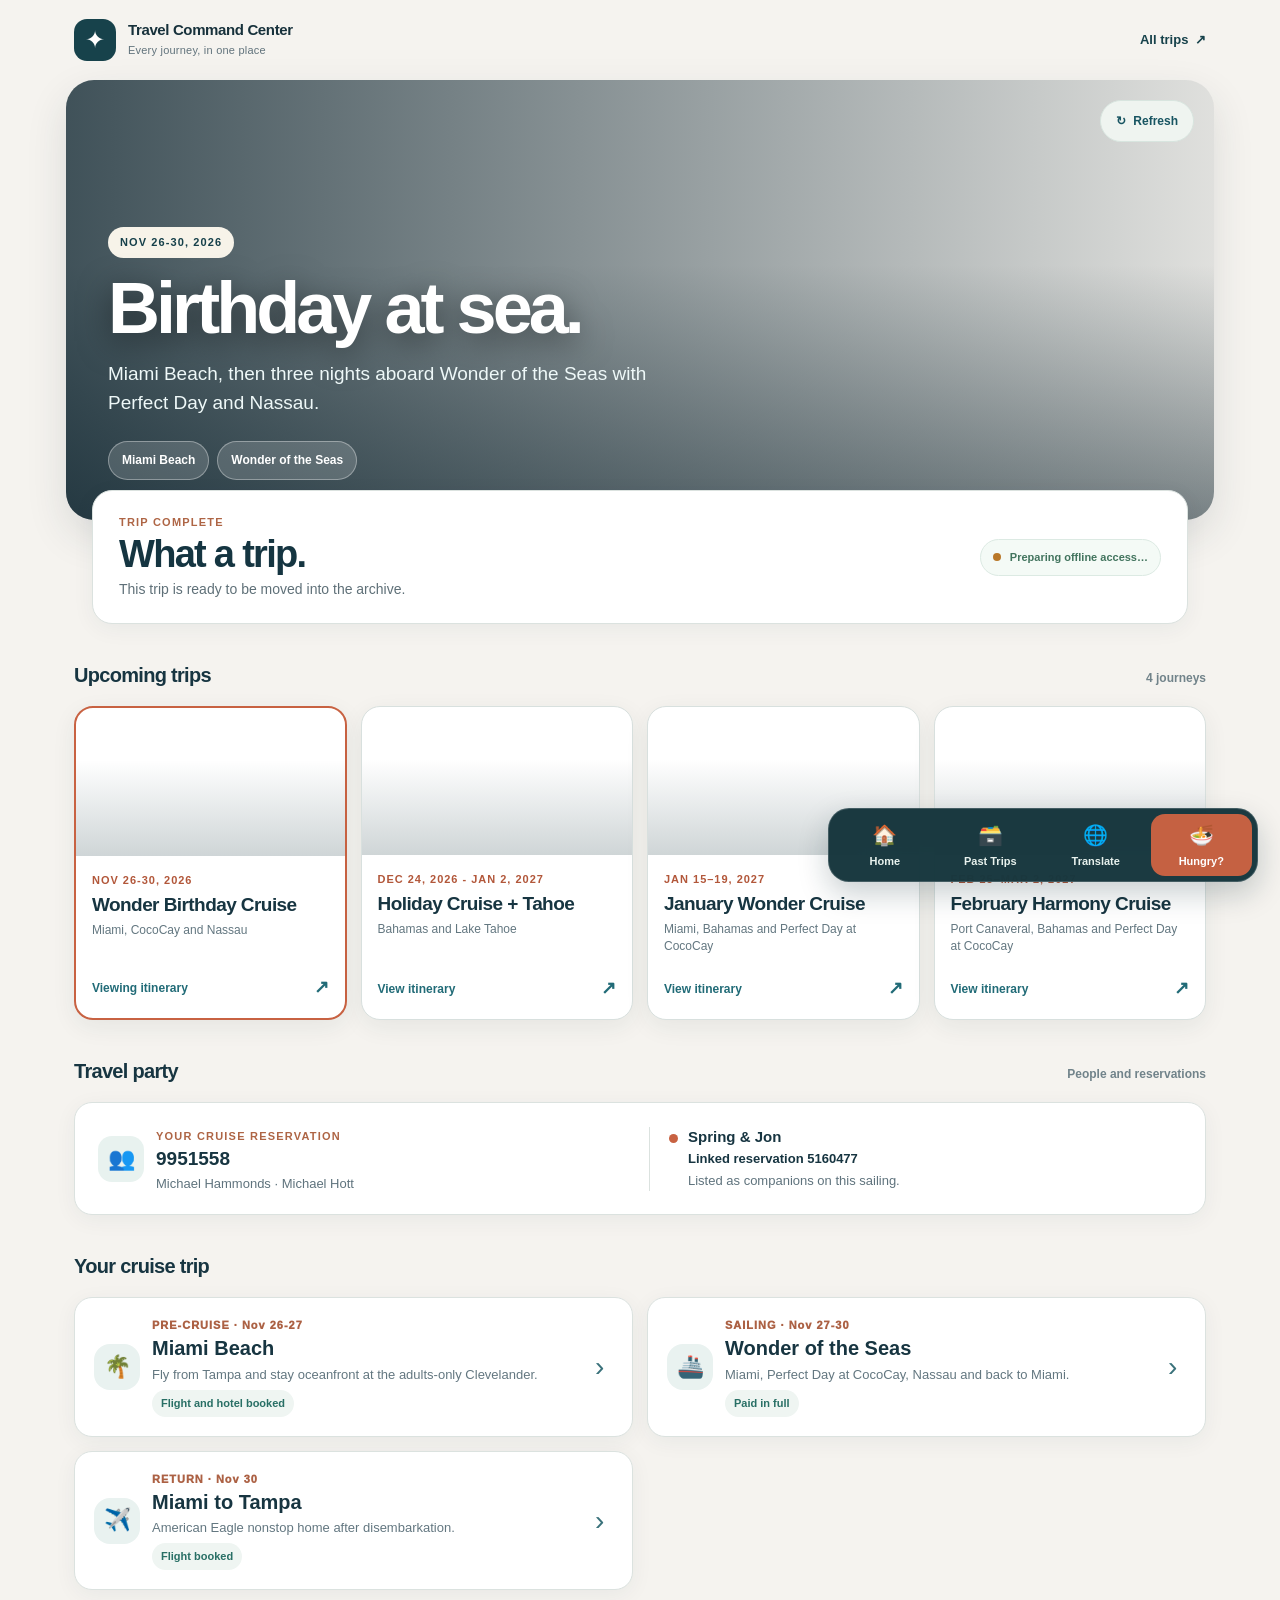
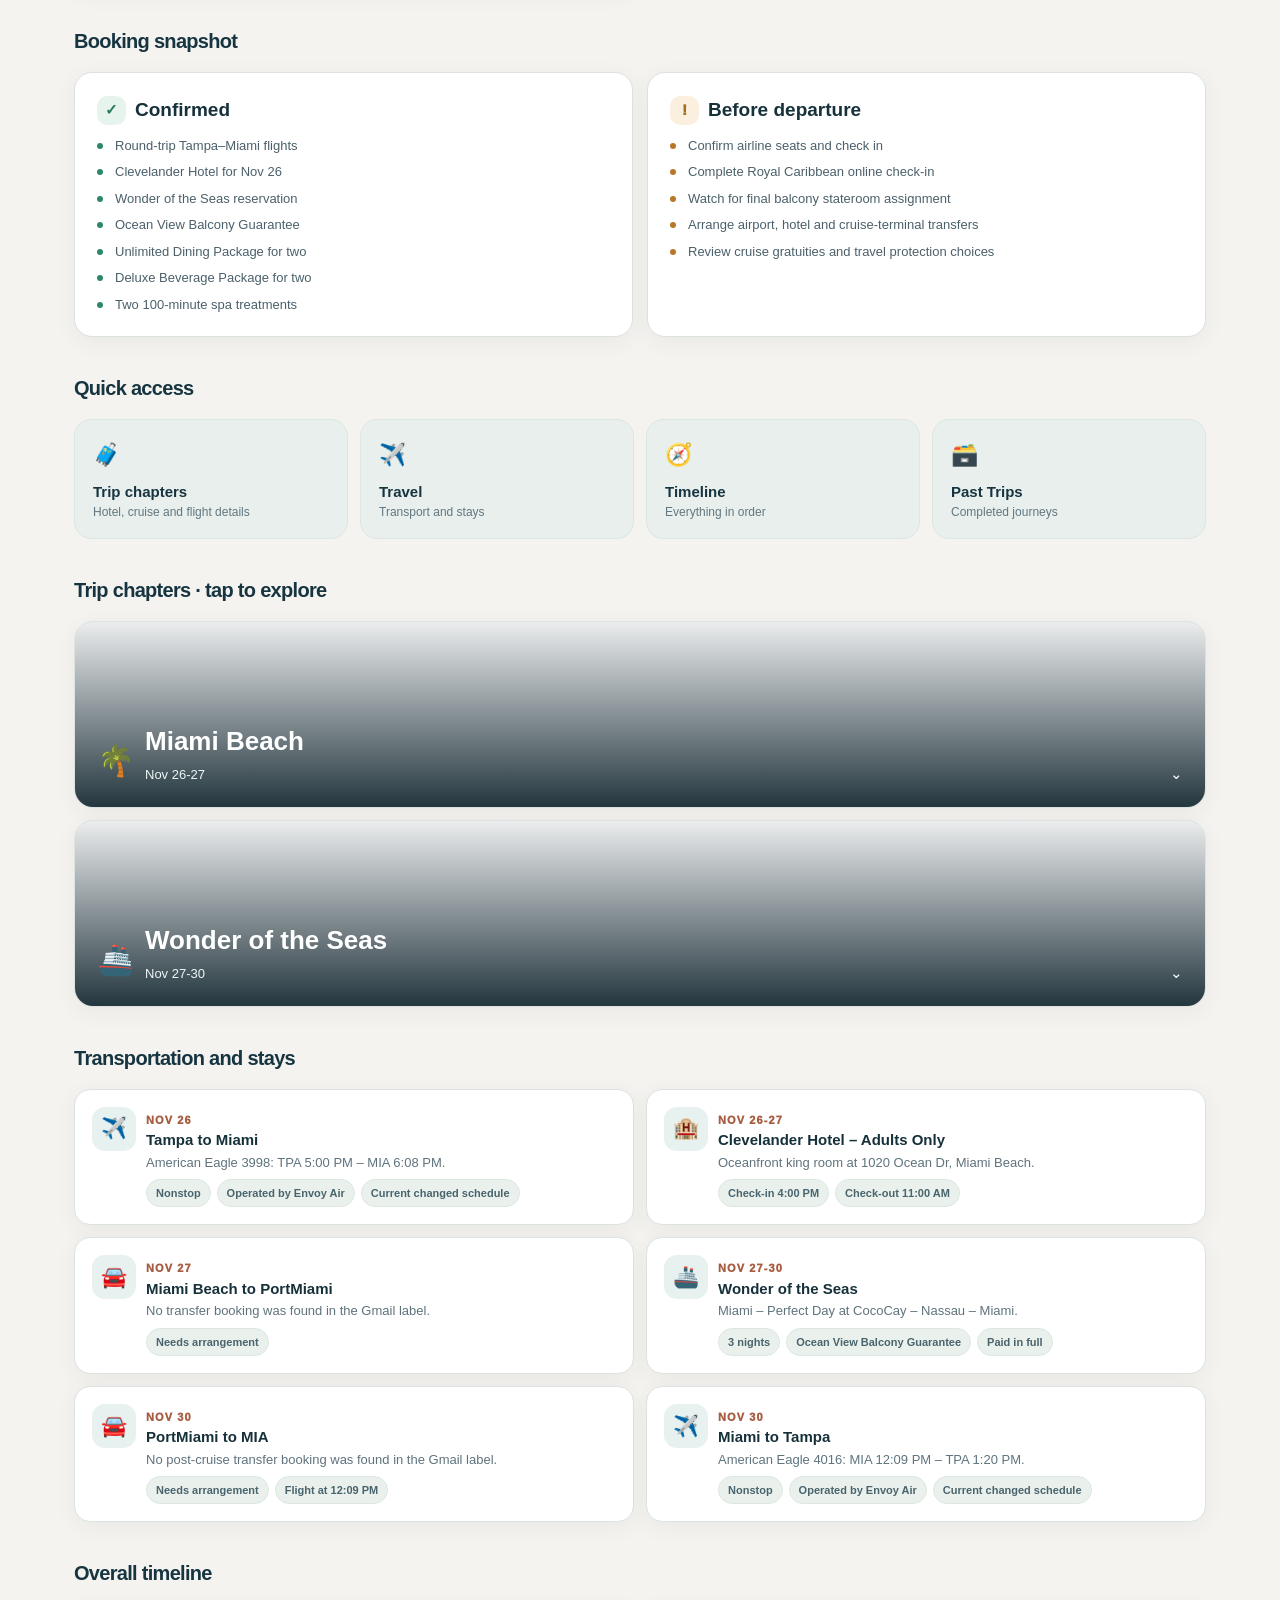
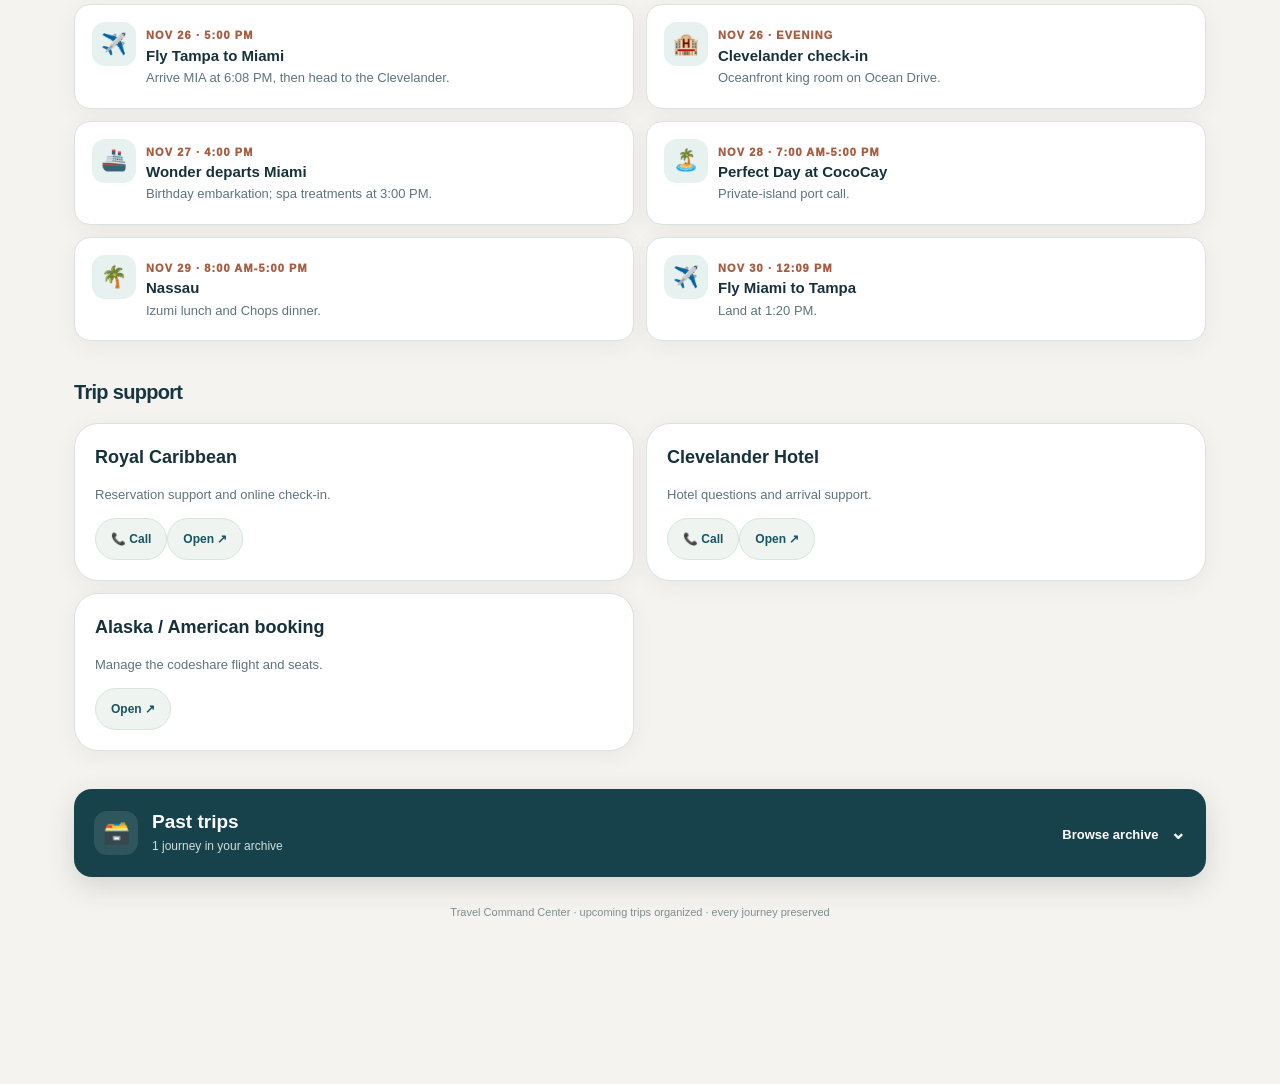
<file: index.html>
<!doctype html>
<html lang="en">
<head>
  <meta charset="utf-8">
  <meta name="viewport" content="width=device-width,initial-scale=1,viewport-fit=cover">
  <meta name="theme-color" content="#07111f">
  <meta name="apple-mobile-web-app-capable" content="yes">
  <meta name="apple-mobile-web-app-status-bar-style" content="black-translucent">
  <title>Travel Command Center</title>
  <link rel="manifest" href="/manifest.webmanifest">
  <link rel="apple-touch-icon" sizes="180x180" href="/app-icon-180.png?v=20260923-6">
  <link rel="stylesheet" href="/app.css?v=20260923-6">
</head>
<body>
  <div id="app" class="app-shell" aria-live="polite">
    <div class="loading-screen"><span>✈️</span><b>Opening Travel Command Center…</b></div>
  </div>
  <script src="/data/trips.js?v=20260923-6"></script>
  <script src="/app.js?v=20260923-6"></script>
</body>
</html>
</file>
<file: app.css>
:root{--bg:#07111f;--panel:#0e1b2d;--panel2:#13253d;--text:#f7fbff;--muted:#9bb0c8;--line:rgba(255,255,255,.1);--accent:#8b5cf6;--accent2:#ec4899;--blue:#49a6ff;--green:#35d4a4;--gold:#ffc95c;--shadow:0 24px 70px rgba(0,0,0,.32);--dock:calc(86px + env(safe-area-inset-bottom,0px))}
*{box-sizing:border-box}html{scroll-behavior:smooth}body{margin:0;min-height:100vh;background:radial-gradient(circle at 50% -10%,#173d6a 0,transparent 31%),linear-gradient(180deg,#07101d,#0a1321 48%,#101827);color:var(--text);font-family:-apple-system,BlinkMacSystemFont,"SF Pro Display","Segoe UI",sans-serif;line-height:1.45;padding-bottom:var(--dock)}button,a{font:inherit}.app-shell{max-width:820px;margin:auto}.loading-screen{min-height:100vh;display:grid;place-content:center;gap:12px;text-align:center;color:var(--muted)}.loading-screen span{font-size:44px}
.hero{min-height:520px;padding:calc(28px + env(safe-area-inset-top,0px)) 20px 30px;display:flex;flex-direction:column;justify-content:flex-end;position:relative;overflow:hidden;background-size:cover;background-position:center;border-radius:0 0 36px 36px;box-shadow:var(--shadow)}.hero:before{content:"";position:absolute;inset:0;background:linear-gradient(180deg,rgba(2,7,17,.1),rgba(3,8,20,.28) 38%,rgba(3,8,19,.95) 100%)}.hero>*{position:relative;z-index:1}.brand-chip{display:inline-flex;align-self:flex-start;padding:7px 10px;border-radius:999px;background:rgba(6,13,26,.58);border:1px solid rgba(255,255,255,.18);backdrop-filter:blur(14px);font-size:9px;font-weight:950;letter-spacing:.15em;text-transform:uppercase}.hero h1{font-size:clamp(44px,12vw,62px);line-height:.93;letter-spacing:-.05em;margin:11px 0 13px;text-shadow:0 8px 32px rgba(0,0,0,.5)}.hero-copy{font-size:15px;color:#dce8f6;max-width:640px;margin:0}.hero-actions{display:flex;gap:8px;flex-wrap:wrap;margin-top:17px}.button{display:inline-flex;align-items:center;justify-content:center;gap:7px;min-height:42px;padding:10px 14px;border:1px solid var(--line);border-radius:999px;background:#ffffff12;color:#fff;text-decoration:none;font-size:11px;font-weight:900;cursor:pointer}.button.primary{background:linear-gradient(135deg,#2563eb,#7c3aed 58%,#db2777);border:0}.button:active{transform:scale(.97)}.refresh-button{position:absolute;top:calc(12px + env(safe-area-inset-top,0px));right:14px;background:rgba(6,13,26,.68);backdrop-filter:blur(16px)}.refresh-button.loading .refresh-icon{animation:spin .7s linear infinite}@keyframes spin{to{transform:rotate(360deg)}}
.main{padding:15px}.panel{background:linear-gradient(145deg,rgba(17,32,53,.97),rgba(11,23,40,.97));border:1px solid var(--line);border-radius:24px;box-shadow:0 18px 46px rgba(0,0,0,.19)}.status-panel{position:relative;z-index:4;margin-top:-36px;padding:18px}.kicker{font-size:9px;font-weight:950;letter-spacing:.16em;text-transform:uppercase;color:#9bc6ff}.status-panel h2{font-size:29px;line-height:1.04;letter-spacing:-.04em;margin:5px 0 7px}.status-panel p{margin:0;color:#becde0}.offline-row{margin-top:13px;padding-top:12px;border-top:1px solid var(--line);display:flex;align-items:center;gap:9px;color:#99adc4;font-size:9px;font-weight:850}.offline-dot{width:9px;height:9px;border-radius:50%;background:var(--gold);box-shadow:0 0 13px rgba(255,201,92,.6)}.offline-row.ready .offline-dot{background:var(--green);box-shadow:0 0 13px rgba(53,212,164,.6)}.offline-row.offline .offline-dot{background:var(--blue)}
.section-title{margin:29px 4px 11px;font-size:10px;font-weight:950;letter-spacing:.16em;text-transform:uppercase;color:#8ea5c0}.empty-card{padding:18px}.empty-card h3{font-size:22px;margin:0 0 6px}.empty-card p{color:#a9bad0;margin:0}.workflow{display:grid;gap:9px;margin-top:15px}.workflow-step{display:grid;grid-template-columns:34px 1fr;gap:10px;align-items:center;padding:10px;border-radius:15px;background:#ffffff08;border:1px solid #ffffff0d}.step-number{width:34px;height:34px;border-radius:11px;display:grid;place-items:center;background:linear-gradient(135deg,var(--accent),var(--accent2));font-weight:950}.workflow-step b{display:block;font-size:12px}.workflow-step small{display:block;color:#8fa4bc;margin-top:2px;font-size:9px}
.phase-grid{display:grid;gap:10px}.phase-card{position:relative;display:grid;grid-template-columns:48px 1fr 18px;gap:12px;align-items:center;min-height:132px;padding:16px;border:1px solid var(--line);border-radius:23px;color:#fff;text-decoration:none;overflow:hidden;box-shadow:0 18px 42px rgba(0,0,0,.2)}.phase-card:before{content:"";position:absolute;inset:0;opacity:.92}.phase-cruise:before{background:linear-gradient(135deg,#075985,#0369a1 52%,#0e7490)}.phase-tahoe:before{background:linear-gradient(135deg,#1e3a8a,#4338ca 52%,#6d28d9)}.phase-card>*{position:relative;z-index:1}.phase-icon{width:48px;height:48px;border-radius:16px;display:grid;place-items:center;background:#ffffff18;border:1px solid #ffffff21;font-size:27px}.phase-card small{display:block;font-size:9px;font-weight:950;letter-spacing:.14em;color:#dbeafe}.phase-card b{display:block;margin-top:3px;font-size:20px;line-height:1.05}.phase-card p{margin:5px 0;color:#e0edfa;font-size:11px}.phase-card em{display:inline-flex;padding:4px 7px;border-radius:999px;background:#06172d42;border:1px solid #ffffff1f;color:#fff;font-size:8px;font-style:normal;font-weight:900}.phase-arrow{font-size:28px}.readiness-grid{display:grid;gap:10px}.readiness-card{padding:15px}.readiness-head{display:flex;align-items:center;gap:9px}.readiness-head span{width:29px;height:29px;border-radius:10px;display:grid;place-items:center;font-weight:950}.readiness-card.ready .readiness-head span{background:rgba(53,212,164,.15);color:#72edc6}.readiness-card.attention .readiness-head span{background:rgba(255,201,92,.15);color:#ffd77c}.readiness-card h3{margin:0;font-size:17px}.readiness-card ul{list-style:none;padding:0;margin:11px 0 0;display:grid;gap:7px}.readiness-card li{position:relative;padding-left:16px;color:#b9c9db;font-size:11px}.readiness-card li:before{content:"";position:absolute;left:0;top:.55em;width:6px;height:6px;border-radius:50%;background:#4e6a88}.readiness-card.ready li:before{background:var(--green)}.readiness-card.attention li:before{background:var(--gold)}
.archive-grid{display:grid;gap:12px}.archive-card{min-height:230px;display:flex;align-items:flex-end;position:relative;overflow:hidden;border-radius:24px;background-size:cover;background-position:center;border:1px solid var(--line);box-shadow:0 18px 42px rgba(0,0,0,.24);text-decoration:none;color:#fff}.archive-card:before{content:"";position:absolute;inset:0;background:linear-gradient(180deg,rgba(0,0,0,.04),rgba(2,7,18,.88) 78%,#07101e)}.archive-copy{position:relative;z-index:1;padding:18px;width:100%}.archive-state{display:inline-flex;padding:5px 8px;border-radius:999px;background:rgba(52,211,153,.16);border:1px solid rgba(52,211,153,.3);color:#a7f3d0;font-size:8px;font-weight:950;letter-spacing:.1em}.archive-copy h3{font-size:29px;letter-spacing:-.04em;margin:7px 0 0}.archive-copy p{margin:3px 0 0;color:#c8d6e6;font-size:11px}.archive-route{display:flex;gap:5px;flex-wrap:wrap;margin-top:10px}.archive-route span{padding:5px 7px;border-radius:999px;background:#ffffff12;border:1px solid #ffffff12;font-size:8px;font-weight:850}.archive-arrow{float:right;font-size:23px}
.route-scroll{display:flex;gap:7px;overflow:auto;padding:8px 0 2px;scrollbar-width:none}.route-scroll::-webkit-scrollbar{display:none}.route-scroll a{flex:0 0 auto;text-decoration:none;padding:8px 11px;border-radius:999px;background:#ffffff12;border:1px solid #ffffff17;font-size:10px;font-weight:850}.quick-grid{display:grid;grid-template-columns:1fr 1fr;gap:10px}.quick-card{min-height:96px;padding:14px;border:1px solid var(--line);border-radius:18px;background:linear-gradient(145deg,#101e32,#162942);color:#fff;text-decoration:none}.quick-card span{font-size:24px}.quick-card b{display:block;margin-top:5px}.quick-card small{color:#8fa6c2}.city-card{margin:11px 0;overflow:hidden}.city-card>summary{list-style:none;cursor:pointer;min-height:190px;padding:17px;display:flex;align-items:flex-end;gap:11px;position:relative;background-size:cover;background-position:center}.city-card>summary::-webkit-details-marker{display:none}.city-card>summary:before{content:"";position:absolute;inset:0;background:linear-gradient(180deg,rgba(0,0,0,.05),rgba(3,8,19,.91) 100%)}.city-card>summary>*{position:relative;z-index:1}.city-symbol{font-size:30px}.city-heading{flex:1}.city-heading b{display:block;font-size:26px}.city-heading small{color:#c7d5e5}.city-body{padding:4px 15px 18px}.city-body h4{font-size:9px;letter-spacing:.14em;text-transform:uppercase;color:#8fa6c2;margin:18px 0 8px}.item-card{padding:12px;margin:8px 0;border-radius:15px;background:#ffffff07;border:1px solid #ffffff0d}.item-card b{display:block}.item-card p{margin:4px 0;color:#a9bad0;font-size:11px}.chips{display:flex;gap:6px;flex-wrap:wrap;margin-top:7px}.chip{padding:5px 7px;border-radius:999px;background:#ffffff0b;border:1px solid #ffffff10;color:#c9d8e8;font-size:8px;font-weight:850}.travel-grid{display:grid;gap:9px}.timeline-item{display:grid;grid-template-columns:41px 1fr;gap:10px;padding:13px}.timeline-icon{width:41px;height:41px;border-radius:13px;display:grid;place-items:center;background:linear-gradient(135deg,#2563eb,#7c3aed);font-size:20px}.timeline-item time{font-size:8px;color:#8dc2ff;font-weight:950;letter-spacing:.1em}.timeline-item b{display:block}.timeline-item p{margin:3px 0;color:#9fb1c6;font-size:10px}.support-card{padding:15px}.support-card h3{margin:0}.support-card p{color:#a8bacf}.footer{text-align:center;padding:27px 5px;color:#70849c;font-size:9px}
.tool-dock{position:fixed;z-index:80;left:0;right:0;bottom:0;padding:7px 10px calc(7px + env(safe-area-inset-bottom,0px));pointer-events:none}.dock-inner{max-width:760px;margin:auto;display:grid;grid-template-columns:repeat(4,1fr);gap:4px;padding:5px;border:1px solid #ffffff14;border-radius:21px;background:rgba(7,14,27,.94);backdrop-filter:blur(22px);box-shadow:0 18px 48px rgba(0,0,0,.36);pointer-events:auto}.dock-inner a,.dock-inner button{border:0;background:transparent;color:#aab9cb;text-decoration:none;text-align:center;padding:6px 2px;font-size:8px;font-weight:850;cursor:pointer}.dock-inner span{display:block;font-size:20px;margin-bottom:2px}.dock-inner .accent-tool{border-radius:14px;background:linear-gradient(135deg,#f97316,#ef4444);color:#fff}
.modal{position:fixed;inset:0;z-index:120;display:flex;align-items:flex-end;background:rgba(2,7,17,.73);backdrop-filter:blur(12px);opacity:0;pointer-events:none;transition:.18s}.modal.show{opacity:1;pointer-events:auto}.sheet{width:min(100%,720px);max-height:84vh;margin:0 auto;overflow:auto;padding:10px 15px calc(20px + env(safe-area-inset-bottom,0px));border-radius:28px 28px 0 0;background:linear-gradient(180deg,#14243b,#091523);border:1px solid #ffffff12;transform:translateY(24px);transition:.18s}.modal.show .sheet{transform:none}.sheet-head{position:sticky;top:-10px;z-index:2;display:flex;justify-content:space-between;align-items:center;padding:14px 0 10px;background:linear-gradient(180deg,#14243b 75%,transparent)}.sheet-head h2{margin:0}.close{width:40px;height:40px;border:0;border-radius:50%;background:#ffffff12;color:#fff;font-size:24px}.result-list{display:grid;gap:8px}.result-card{padding:12px;border-radius:15px;background:#ffffff08;border:1px solid #ffffff0e}.result-card a{color:#badaff}.tool-note{color:#9db0c5;font-size:10px}.field{width:100%;margin:8px 0;padding:12px;border-radius:13px;border:1px solid #ffffff18;background:#07111f;color:#fff}
@media(min-width:720px){.hero{margin-top:16px;border-radius:36px}.main{padding:18px 0}.archive-grid,.phase-grid,.readiness-grid{grid-template-columns:1fr 1fr}.status-panel{margin-left:14px;margin-right:14px}}@media(max-width:400px){.hero{min-height:500px}.quick-grid{grid-template-columns:1fr 1fr}}
.route-scroll a{color:#fff}

/* Travel Command Center visual refresh */
:root{--bg:#f5f3ef;--panel:#fff;--panel2:#f6f5f1;--text:#17313b;--muted:#61737c;--line:#dbe2df;--accent:#c55e3e;--accent2:#db9b64;--blue:#287d91;--green:#2d8867;--gold:#b97829;--shadow:0 16px 42px rgba(29,49,57,.12);--dock:calc(88px + env(safe-area-inset-bottom,0px))}
html{scroll-padding-top:20px}
body{background:var(--bg);color:var(--text);font-family:Inter,-apple-system,BlinkMacSystemFont,"Segoe UI",sans-serif;font-size:15px;line-height:1.55}
.app-shell{max-width:1180px}
.site-header{height:80px;display:flex;align-items:center;justify-content:space-between;gap:16px;padding:0 24px}
.site-brand{display:flex;align-items:center;gap:12px;color:var(--text);text-decoration:none;min-width:0}
.brand-mark{width:42px;height:42px;border-radius:13px;background:#17424b;color:#fff;display:grid;place-items:center;font-size:24px;line-height:1}
.site-brand strong{display:block;font-size:15px;line-height:1.15;letter-spacing:-.025em}
.site-brand small{display:block;margin-top:3px;color:var(--muted);font-size:11px;letter-spacing:.02em}
.header-link{color:#17424b;text-decoration:none;font-size:13px;font-weight:750;white-space:nowrap}
.header-link span{margin-left:3px}
.hero{min-height:440px;margin:0 16px;padding:38px 42px 38px;border-radius:28px;box-shadow:var(--shadow);background-position:center;isolation:isolate;color:#fff}
.hero:before{background:linear-gradient(90deg,rgba(7,31,42,.76),rgba(7,31,42,.36) 60%,rgba(7,31,42,.09)),linear-gradient(0deg,rgba(6,26,35,.48),transparent 58%)}
.hero h1{max-width:680px;font-size:clamp(42px,5.8vw,72px);line-height:1.01;letter-spacing:-.055em;margin:14px 0 16px;text-wrap:balance}
.hero-copy{max-width:600px;font-size:clamp(15px,1.7vw,19px);line-height:1.5;color:#eef8f8}
.brand-chip{padding:7px 12px;background:#f7f3e9;color:#16404a;border:0;font-size:11px;font-weight:800;letter-spacing:.1em}
.refresh-button{top:20px;right:20px;background:#f7f3e9;color:#17424b;border:0;min-height:42px;font-size:12px}
.route-scroll{margin-top:16px;gap:8px}
.route-scroll a{padding:9px 13px;background:rgba(255,255,255,.16);border-color:rgba(255,255,255,.35);font-size:12px;color:#fff}
.main{padding:0 24px 48px}
.panel{background:#fff;border:1px solid var(--line);box-shadow:0 5px 22px rgba(24,56,66,.055)}
.status-panel{margin:-30px 18px 0;position:relative;padding:23px 26px;border-radius:20px;display:grid;grid-template-columns:1fr auto;column-gap:24px;align-items:center}
.kicker{color:#ae6545;font-size:11px;font-weight:800;letter-spacing:.11em}
.status-panel .kicker,.status-panel h2,.status-panel p{grid-column:1}
.status-panel h2{font-size:clamp(26px,3vw,38px);margin:4px 0;letter-spacing:-.045em;color:#153541}
.status-panel p{color:#5f7078;font-size:14px}
.offline-row{grid-column:2;grid-row:1/4;margin:0;padding:9px 12px;border:1px solid #dceae3;border-radius:999px;background:#f4faf6;color:#42745e;font-size:11px;font-weight:750;white-space:nowrap}
.offline-dot{width:8px;height:8px;box-shadow:none}
.section-title{display:flex;justify-content:space-between;align-items:baseline;gap:10px;margin:36px 0 15px;font-size:20px;letter-spacing:-.035em;text-transform:none;font-weight:800;color:#173541;scroll-margin-top:20px}
.section-title span{font-size:12px;letter-spacing:0;color:#71838a;font-weight:600}
.trip-grid{display:grid;grid-template-columns:repeat(4,minmax(0,1fr));gap:14px}
.trip-card{display:flex;flex-direction:column;overflow:hidden;border:1px solid #d8e0de;border-radius:19px;background:#fff;color:#173541;text-decoration:none;box-shadow:0 7px 25px rgba(26,53,62,.07);transition:transform .18s ease,box-shadow .18s ease,border-color .18s ease}
.trip-card:hover,.trip-card:focus-visible{transform:translateY(-3px);box-shadow:0 17px 32px rgba(26,53,62,.14);border-color:#7ca9a7}
.trip-card:focus-visible,a:focus-visible,button:focus-visible,summary:focus-visible{outline:3px solid #df8056;outline-offset:3px}
.trip-card.active-trip-card{border:2px solid #c86242}
.trip-card-photo{height:148px;background-position:center;background-size:cover;position:relative}
.trip-card-photo:after{content:"";position:absolute;inset:0;background:linear-gradient(0deg,rgba(14,46,53,.2),transparent 65%)}
.trip-card-body{display:flex;flex:1;flex-direction:column;gap:5px;padding:16px}
.trip-card-date{color:#b2573a;text-transform:uppercase;font-weight:800;font-size:11px;letter-spacing:.09em}
.trip-card strong{font-size:19px;line-height:1.18;letter-spacing:-.03em}
.trip-card-location{font-size:12px;line-height:1.45;color:#637780;display:-webkit-box;-webkit-line-clamp:2;-webkit-box-orient:vertical;overflow:hidden}
.trip-card-action{display:flex;justify-content:space-between;align-items:center;margin-top:auto;padding-top:15px;color:#216b77;font-size:12px;font-weight:800}
.trip-card-action span{font-size:18px}
.phase-grid,.readiness-grid,.archive-grid{gap:14px}
.phase-card{min-height:132px;padding:19px;border:1px solid var(--line);border-radius:18px;background:#fff;color:#173541;box-shadow:0 5px 22px rgba(24,56,66,.055);grid-template-columns:46px 1fr 18px}
.phase-card:before{display:none}
.phase-card small{color:#ac6144;font-size:11px;letter-spacing:.09em}
.phase-card b{font-size:20px;line-height:1.18}
.phase-card p{color:#637780;font-size:13px;line-height:1.45}
.phase-card em{background:#eff5f2;border:0;color:#286f65;font-size:11px;padding:5px 9px}
.phase-icon{width:46px;height:46px;background:#e9f2f0;border:0;font-size:22px}
.phase-arrow{color:#39717a}
.readiness-card{padding:22px;border-radius:18px}
.readiness-card h3{font-size:19px}
.readiness-card li{font-size:13px;line-height:1.5;color:#4b606a;padding-left:18px}
.readiness-card li:before{background:#96afa9}
.readiness-card.ready .readiness-head span{background:#e7f4ed;color:#277a56}
.readiness-card.attention .readiness-head span{background:#fbf0e0;color:#a66c20}
.quick-grid{grid-template-columns:repeat(4,minmax(0,1fr));gap:12px}
.quick-card{min-height:118px;padding:18px;border-radius:17px;background:#e8efec;border:1px solid #dce7e2;color:#173541;transition:background .18s,transform .18s}
.quick-card:hover{background:#dbe9e4;transform:translateY(-2px)}
.quick-card span{font-size:22px}.quick-card b{margin-top:8px;font-size:15px}.quick-card small{display:block;color:#627780;font-size:12px;line-height:1.35}
.city-card{border-radius:19px;margin:12px 0;overflow:hidden}
.city-card>summary{min-height:185px;padding:22px;color:#fff}.city-card>summary:before{background:linear-gradient(0deg,rgba(5,26,35,.88),rgba(5,26,35,.08))}
.city-heading b{font-size:26px}.city-heading small{color:#edf7f6;font-size:13px}
.city-body{padding:8px 23px 24px;color:#173541}.city-body h4{font-size:12px;color:#a65d42;margin-top:24px}
.item-card{padding:15px;margin:10px 0;border-radius:13px;background:#f6f8f6;border:1px solid #e1e9e5}.item-card b{font-size:14px}.item-card p{font-size:13px;color:#526771;line-height:1.5}
.chip{padding:6px 9px;background:#eaf1ed;border:1px solid #dce7e2;color:#49646c;font-size:11px;line-height:1.3}
.travel-grid{display:grid;grid-template-columns:repeat(2,minmax(0,1fr));gap:12px}
.timeline-item{padding:17px;grid-template-columns:44px 1fr;border-radius:16px}
.timeline-icon{width:44px;height:44px;background:#e7f1ef;font-size:21px}
.timeline-item time{color:#a65d42;font-size:11px}.timeline-item b{font-size:15px;line-height:1.3}.timeline-item p{font-size:13px;color:#5f737d;line-height:1.5}
.support-card{padding:20px}.support-card p{color:#5f737d;font-size:13px}.support-card h3{font-size:18px}
.button{min-height:42px;padding:9px 15px;font-size:12px;background:#eff4f0;border:1px solid #d8e5df;color:#175461;font-weight:750}
.button.primary{background:#bf6145;color:#fff}.button:hover{filter:brightness(.97)}
.archive-card{min-height:230px}.archive-copy{padding:23px}.archive-copy h3{font-size:30px}.archive-copy p{font-size:13px;color:#ecf4f2}.archive-route span{font-size:11px;padding:5px 8px}.archive-state{font-size:10px}
.empty-card{padding:23px}.empty-card p{color:#5f737d;font-size:14px}.workflow-step{background:#f6f8f6;border-color:#e1e9e5}.workflow-step b{font-size:13px}.workflow-step small{font-size:11px;color:#5f737d}
.footer{font-size:11px;color:#7c8d90}
.dock-inner{background:rgba(18,50,58,.96);border:1px solid rgba(255,255,255,.18);box-shadow:0 12px 30px rgba(14,43,51,.22)}
.dock-inner a,.dock-inner button{font-size:11px;min-height:56px;color:#e8f2ee}.dock-inner .accent-tool{background:#c56142}
@media(max-width:900px){.trip-grid{grid-template-columns:repeat(2,minmax(0,1fr))}.quick-grid{grid-template-columns:repeat(2,minmax(0,1fr))}.status-panel{grid-template-columns:1fr}.offline-row{grid-column:1;grid-row:auto;margin-top:15px;justify-self:start}.travel-grid{grid-template-columns:1fr}}
@media(max-width:600px){.site-header{height:67px;padding:0 17px}.brand-mark{width:36px;height:36px;border-radius:11px;font-size:20px}.site-brand strong{font-size:13px}.site-brand small{font-size:10px}.header-link{font-size:12px}.hero{margin:0;min-height:405px;padding:94px 22px 29px;border-radius:0 0 24px 24px;justify-content:flex-end}.hero:before{background:linear-gradient(0deg,rgba(5,25,35,.92),rgba(5,25,35,.28) 72%,rgba(5,25,35,.12))}.hero h1{font-size:clamp(42px,11vw,58px)}.hero-copy{font-size:15px}.refresh-button{top:16px;right:16px}.main{padding:0 16px 45px}.status-panel{margin:-20px 0 0;padding:20px 21px}.status-panel h2{font-size:30px}.status-panel p{font-size:13px}.section-title{font-size:19px;margin:32px 0 13px}.trip-grid{gap:10px}.trip-card-photo{height:104px}.trip-card-body{padding:12px}.trip-card strong{font-size:16px}.trip-card-date{font-size:10px}.trip-card-location{font-size:11px}.trip-card-action{font-size:11px;padding-top:10px}.phase-grid,.readiness-grid,.archive-grid{grid-template-columns:1fr}.phase-card{min-height:112px;padding:16px}.quick-card{min-height:105px;padding:15px}.city-card>summary{min-height:160px}.city-body{padding:5px 17px 20px}.dock-inner{border-radius:17px}.dock-inner span{font-size:19px}}
@media(max-width:380px){.site-brand small{display:none}.trip-grid{grid-template-columns:1fr}.trip-card{flex-direction:row;min-height:125px}.trip-card-photo{flex:0 0 34%;height:auto}.trip-card-body{padding:13px}.header-link{font-size:11px}}
.sheet{color:#f7fbff}.sheet .button{background:#183d4b;color:#fff;border-color:#42616b}.sheet .tool-note{color:#b8cbd4;font-size:13px}.sheet .result-card{color:#f7fbff;text-decoration:none;font-size:14px}.sheet .result-card p{color:#b8cbd4}.sheet .result-card:hover{background:#ffffff13}
@media(min-width:901px){.tool-dock{left:auto;right:22px;bottom:18px;width:430px;padding:0}.dock-inner{max-width:none}}
.party-panel{display:grid;grid-template-columns:minmax(260px,1fr) minmax(230px,1fr);gap:18px;align-items:center;padding:20px 23px;border-radius:18px}
.party-panel:not(:has(.party-linked)){grid-template-columns:1fr}
.party-main{display:flex;align-items:center;gap:12px}
.party-symbol{width:46px;height:46px;display:grid;place-items:center;flex:0 0 auto;background:#e8f2ef;border-radius:14px;font-size:22px}
.party-main strong{display:block;font-size:19px;line-height:1.25;color:#173541}
.party-names{margin:5px 0 0;color:#5f737d;font-size:13px;line-height:1.45}
.party-linked{padding-left:19px;border-left:1px solid var(--line);display:grid;gap:12px}
.party-linked-row{display:flex;align-items:flex-start;gap:10px}
.party-linked-dot{width:9px;height:9px;flex:0 0 auto;margin-top:7px;border-radius:50%;background:#c86242}
.party-linked-row strong{display:block;font-size:15px;line-height:1.3;color:#173541}
.party-reservation{display:block;margin-top:2px;color:#173541;font-size:13px;font-weight:700}
.party-linked-row p{margin:3px 0 0;color:#5f737d;font-size:13px;line-height:1.45}
.archive-disclosure{margin-top:38px;scroll-margin-top:20px}
.archive-disclosure>summary{list-style:none;display:flex;align-items:center;gap:14px;min-height:88px;padding:17px 20px;background:#17424b;color:#fff;border-radius:18px;cursor:pointer;box-shadow:0 9px 28px rgba(25,59,66,.16)}
.archive-disclosure>summary::-webkit-details-marker{display:none}
.archive-summary-icon{width:44px;height:44px;display:grid;place-items:center;flex:0 0 auto;background:#ffffff1a;border-radius:13px;font-size:22px}
.archive-summary-copy{flex:1}.archive-summary-copy strong{display:block;font-size:19px;line-height:1.2}.archive-summary-copy small{display:block;margin-top:3px;color:#cde0dd;font-size:12px}
.archive-summary-action{font-size:13px;font-weight:750;white-space:nowrap}.archive-summary-action span{display:inline-block;margin-left:8px;font-size:19px;transition:transform .2s}
.archive-disclosure[open] .archive-summary-action span{transform:rotate(180deg)}
.archive-disclosure-content{padding:16px 0 0}
@media(max-width:650px){.party-panel,.party-panel:not(:has(.party-linked)){grid-template-columns:1fr;gap:14px;padding:18px}.party-linked{padding:15px 0 0;border-left:0;border-top:1px solid var(--line)}.archive-summary-action{font-size:0}.archive-summary-action span{font-size:20px;margin-left:0}}
</file>
